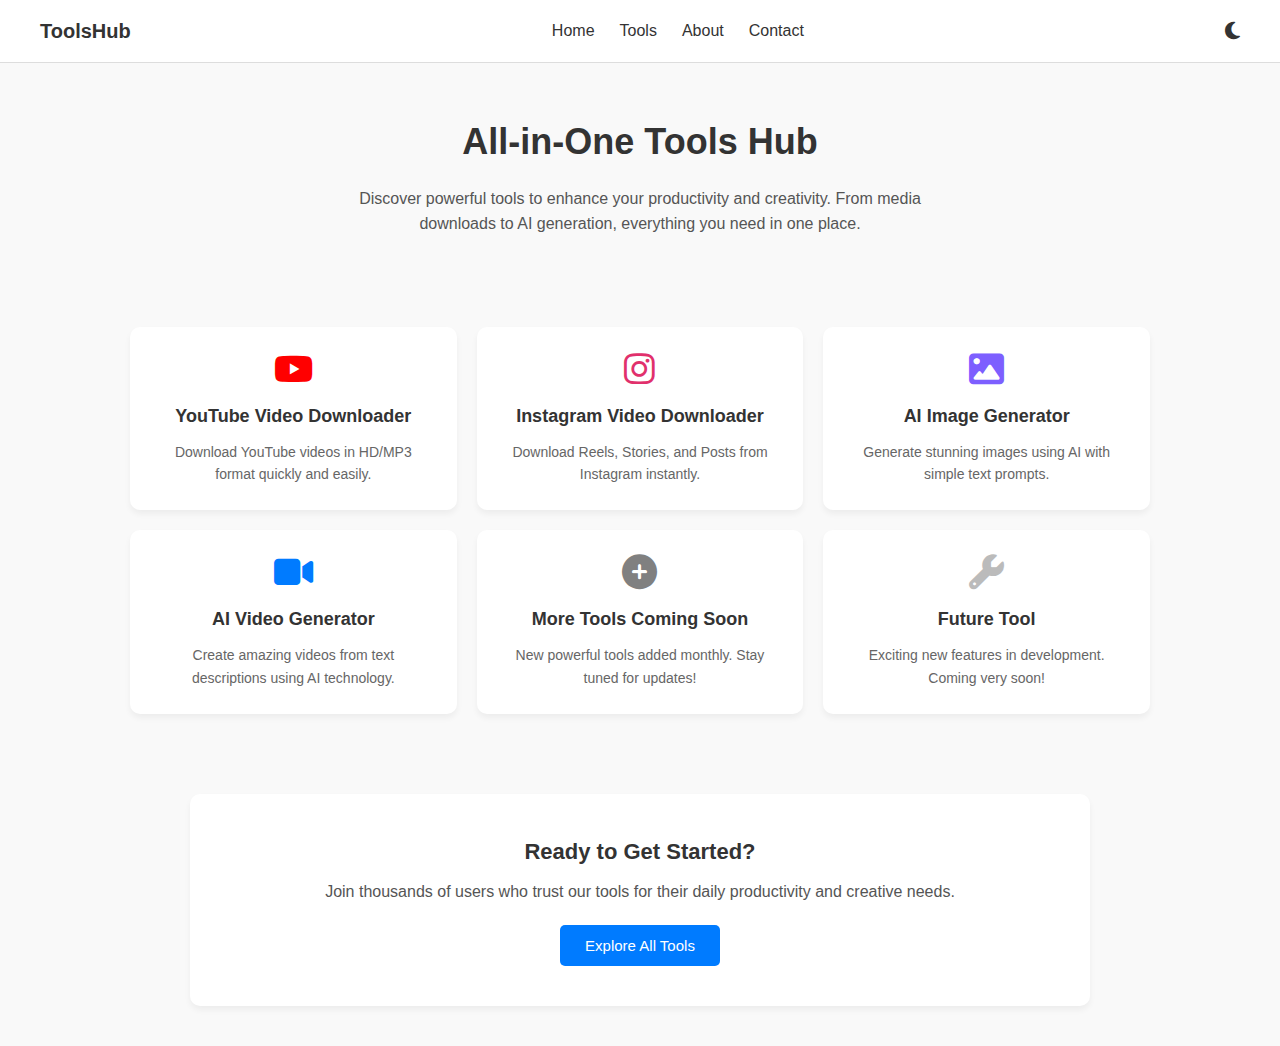
<file: index.html>
<!DOCTYPE html>
<html lang="en">
<head>
  <meta charset="UTF-8">
  <meta name="viewport" content="width=device-width, initial-scale=1.0">
  <title>ToolsHub</title>

  <!-- Link CSS -->
  <link rel="stylesheet" href="style.css">
<link rel="stylesheet" href="https://cdnjs.cloudflare.com/ajax/libs/font-awesome/6.5.1/css/all.min.css">

  <!-- Font Awesome Icons -->
  
</head>
<body>
  <!-- Navbar -->
  <nav>
    <div class="logo">ToolsHub</div>
    <ul>
      <li><a href="#">Home</a></li>
      <li><a href="#">Tools</a></li>
      <li><a href="#">About</a></li>
      <li><a href="#">Contact</a></li>
    </ul>

    <!-- Dark Mode Button -->
    <button id="darkModeToggle">
      <i class="fas fa-moon"></i>
    </button>
  </nav>

  <!-- Hero -->
  <section class="hero">
    <h1>All-in-One Tools Hub</h1>
    <p>Discover powerful tools to enhance your productivity and creativity. From media downloads to AI generation, everything you need in one place.</p>
  </section>

  <!-- Tools Cards -->
  <section class="tools">
    <a href="yt-download/index.html"><div class="card">
      <i class="fab fa-youtube" style="color:red;"></i>
      <h3>YouTube Video Downloader</h3>
      <p>Download YouTube videos in HD/MP3 format quickly and easily.</p>
    </div></a>
    <div class="card">
      <i class="fab fa-instagram" style="color:#e1306c;"></i>
      <h3>Instagram Video Downloader</h3>
      <p>Download Reels, Stories, and Posts from Instagram instantly.</p>
    </div>
    <div class="card">
      <i class="fas fa-image" style="color:#7d5fff;"></i>
      <h3>AI Image Generator</h3>
      <p>Generate stunning images using AI with simple text prompts.</p>
    </div>
    <div class="card">
      <i class="fas fa-video" style="color:#007bff;"></i>
      <h3>AI Video Generator</h3>
      <p>Create amazing videos from text descriptions using AI technology.</p>
    </div>
    <div class="card">
      <i class="fas fa-plus-circle" style="color:gray;"></i>
      <h3>More Tools Coming Soon</h3>
      <p>New powerful tools added monthly. Stay tuned for updates!</p>
    </div>
    <div class="card">
      <i class="fas fa-wrench" style="color:#bbb;"></i>
      <h3>Future Tool</h3>
      <p>Exciting new features in development. Coming very soon!</p>
    </div>
  </section>

  <!-- Call To Action -->
  <section class="cta">
    <h2>Ready to Get Started?</h2>
    <p>Join thousands of users who trust our tools for their daily productivity and creative needs.</p>
    <button>Explore All Tools</button>
  </section>

  <!-- Link JS -->
  <script src="script.js"></script>
</body>
</html>
</file>
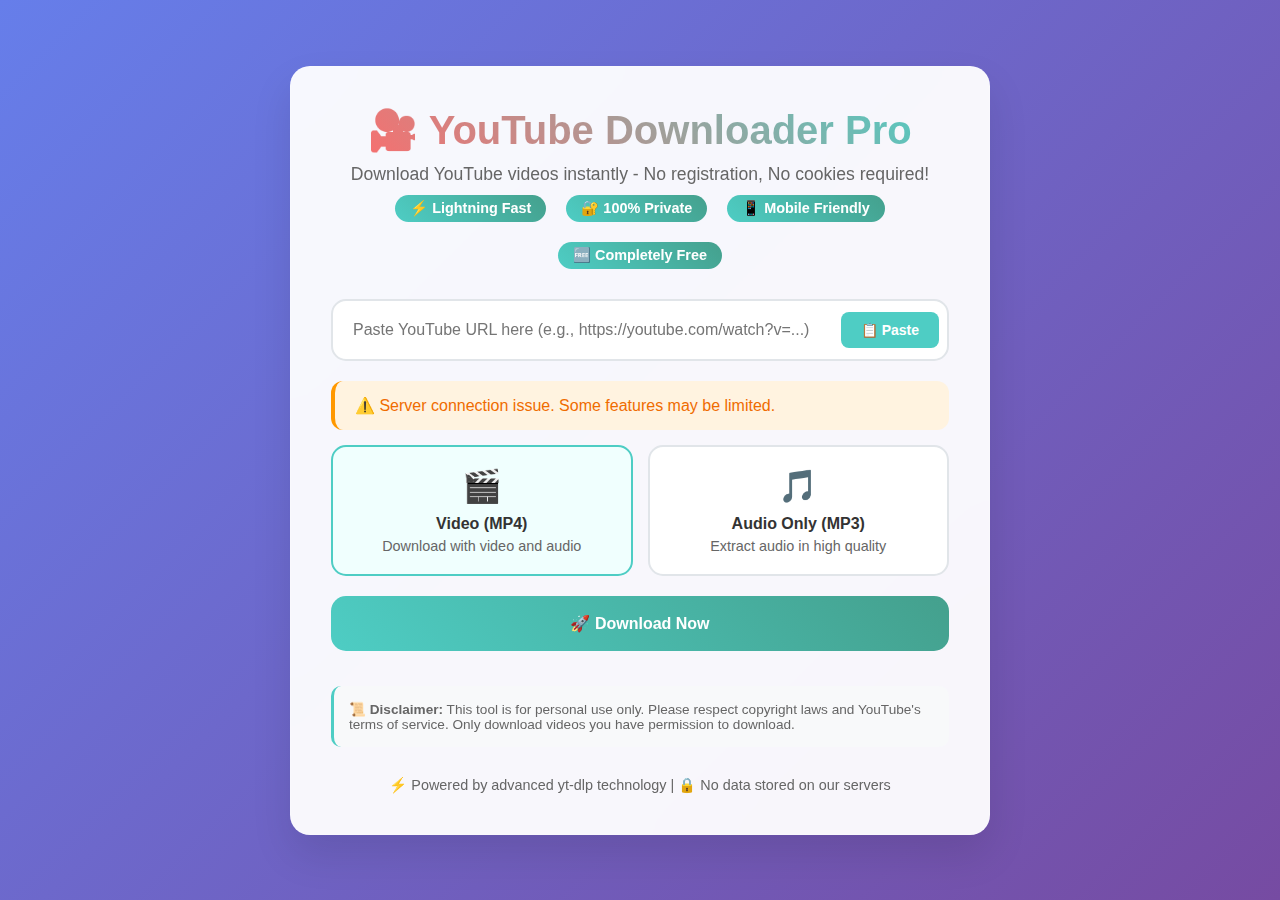
<file: yt-download/yt.html>
<!DOCTYPE html>
<html lang="en">
<head>
    <meta charset="UTF-8">
    <meta name="viewport" content="width=device-width, initial-scale=1.0">
    <title>Document</title>
</head>
<link rel="stylesheet" href="yt.css">
<body>
   <div class="container">
        <div class="header">
            <h1>🎥 YouTube Downloader Pro</h1>
            <p>Download YouTube videos instantly - No registration, No cookies required!</p>
            <div class="features">
                <div class="feature-tag">⚡ Lightning Fast</div>
                <div class="feature-tag">🔐 100% Private</div>
                <div class="feature-tag">📱 Mobile Friendly</div>
                <div class="feature-tag">🆓 Completely Free</div>
            </div>
        </div>

        <div class="input-group">
            <div class="url-input-container">
                <input type="text" class="url-input" id="urlInput" 
                       placeholder="Paste YouTube URL here (e.g., https://youtube.com/watch?v=...)" />
                <button class="paste-btn" onclick="pasteFromClipboard()">📋 Paste</button>
            </div>
        </div>

        <div id="status" class="status"></div>

        <div class="format-selector">
            <label class="format-option selected" for="mp4-option">
                <input type="radio" id="mp4-option" name="format" value="mp4" checked>
                <span class="format-icon">🎬</span>
                <div class="format-title">Video (MP4)</div>
                <div class="format-desc">Download with video and audio</div>
            </label>
            
            <label class="format-option" for="mp3-option">
                <input type="radio" id="mp3-option" name="format" value="mp3">
                <span class="format-icon">🎵</span>
                <div class="format-title">Audio Only (MP3)</div>
                <div class="format-desc">Extract audio in high quality</div>
            </label>
        </div>

        <button class="btn btn-primary" onclick="processVideo()" id="downloadBtn">
            🚀 Download Now
        </button>

        <div class="progress-container" id="progressContainer">
            <div class="progress-bar">
                <div class="progress-fill" id="progressFill"></div>
            </div>
            <div class="progress-text" id="progressText">Preparing download...</div>
        </div>

        <div id="videoPreview" class="video-preview">
            <img id="videoThumbnail" class="video-thumbnail" alt="Video thumbnail" />
            <div class="video-info">
                <h3 id="videoTitle"></h3>
                <div class="video-meta">
                    <div class="meta-item">
                        <span>👤</span>
                        <span id="videoUploader"></span>
                    </div>
                    <div class="meta-item">
                        <span>⏱️</span>
                        <span id="videoDuration"></span>
                    </div>
                    <div class="meta-item">
                        <span>👀</span>
                        <span id="videoViews"></span>
                    </div>
                    <div class="meta-item">
                        <span>📅</span>
                        <span id="videoDate"></span>
                    </div>
                </div>
            </div>
        </div>

        <div class="disclaimer">
            <strong>📜 Disclaimer:</strong> This tool is for personal use only. Please respect copyright laws and YouTube's terms of service. Only download videos you have permission to download.
        </div>

        <div class="footer">
            <p>⚡ Powered by advanced yt-dlp technology | 🔒 No data stored on our servers</p>
        </div>
    </div>

    <script src="yt.js"></script>
</body>
</html>
</file>
<file: yt-download/yt.css>
* {
            margin: 0;
            padding: 0;
            box-sizing: border-box;
        }

        body {
            font-family: 'Segoe UI', Tahoma, Geneva, Verdana, sans-serif;
            background: linear-gradient(135deg, #667eea 0%, #764ba2 100%);
            min-height: 100vh;
            display: flex;
            align-items: center;
            justify-content: center;
            padding: 20px;
        }

        .container {
            background: rgba(255, 255, 255, 0.95);
            backdrop-filter: blur(20px);
            border-radius: 20px;
            box-shadow: 0 20px 40px rgba(0, 0, 0, 0.1);
            padding: 40px;
            max-width: 700px;
            width: 100%;
            border: 1px solid rgba(255, 255, 255, 0.2);
        }

        .header {
            text-align: center;
            margin-bottom: 30px;
        }

        .header h1 {
            font-size: 2.5rem;
            background: linear-gradient(45deg, #ff6b6b, #4ecdc4);
            -webkit-background-clip: text;
            -webkit-text-fill-color: transparent;
            background-clip: text;
            margin-bottom: 10px;
        }

        .header p {
            color: #666;
            font-size: 1.1rem;
            margin-bottom: 10px;
        }

        .features {
            display: flex;
            justify-content: center;
            gap: 20px;
            margin-bottom: 20px;
            flex-wrap: wrap;
        }

        .feature-tag {
            background: linear-gradient(45deg, #4ecdc4, #44a08d);
            color: white;
            padding: 5px 15px;
            border-radius: 20px;
            font-size: 0.9rem;
            font-weight: 600;
        }

        .input-group {
            margin-bottom: 20px;
        }

        .url-input-container {
            position: relative;
            margin-bottom: 15px;
        }

        .url-input {
            width: 100%;
            padding: 20px;
            padding-right: 120px;
            border: 2px solid #e1e5e9;
            border-radius: 15px;
            font-size: 16px;
            transition: all 0.3s ease;
        }

        .url-input:focus {
            outline: none;
            border-color: #4ecdc4;
            box-shadow: 0 0 0 3px rgba(78, 205, 196, 0.1);
        }

        .paste-btn {
            position: absolute;
            right: 10px;
            top: 50%;
            transform: translateY(-50%);
            background: #4ecdc4;
            color: white;
            border: none;
            padding: 10px 20px;
            border-radius: 8px;
            cursor: pointer;
            font-size: 14px;
            font-weight: 600;
            transition: all 0.3s ease;
        }

        .paste-btn:hover {
            background: #44a08d;
        }

        .format-selector {
            display: grid;
            grid-template-columns: 1fr 1fr;
            gap: 15px;
            margin-bottom: 20px;
        }

        .format-option {
            background: white;
            border: 2px solid #e1e5e9;
            border-radius: 15px;
            padding: 20px;
            text-align: center;
            cursor: pointer;
            transition: all 0.3s ease;
            position: relative;
        }

        .format-option:hover {
            border-color: #4ecdc4;
            transform: translateY(-2px);
            box-shadow: 0 5px 15px rgba(0, 0, 0, 0.1);
        }

        .format-option.selected {
            border-color: #4ecdc4;
            background: #f0fffe;
        }

        .format-option input[type="radio"] {
            display: none;
        }

        .format-icon {
            font-size: 2rem;
            margin-bottom: 10px;
            display: block;
        }

        .format-title {
            font-weight: 600;
            color: #333;
            margin-bottom: 5px;
        }

        .format-desc {
            color: #666;
            font-size: 0.9rem;
        }

        .btn {
            width: 100%;
            padding: 18px;
            border: none;
            border-radius: 15px;
            font-size: 16px;
            font-weight: 600;
            cursor: pointer;
            transition: all 0.3s ease;
            margin-bottom: 15px;
            position: relative;
            overflow: hidden;
        }

        .btn-primary {
            background: linear-gradient(45deg, #4ecdc4, #44a08d);
            color: white;
        }

        .btn-primary:hover:not(:disabled) {
            transform: translateY(-2px);
            box-shadow: 0 10px 25px rgba(68, 160, 141, 0.3);
        }

        .btn:disabled {
            opacity: 0.6;
            cursor: not-allowed;
            transform: none !important;
        }

        .status {
            padding: 15px 20px;
            margin: 15px 0;
            border-radius: 12px;
            font-weight: 500;
            display: none;
            animation: slideIn 0.3s ease;
            position: relative;
        }

        @keyframes slideIn {
            from { opacity: 0; transform: translateY(-10px); }
            to { opacity: 1; transform: translateY(0); }
        }

        .status-info { background: #e3f2fd; color: #1565c0; border-left: 4px solid #2196f3; }
        .status-success { background: #e8f5e8; color: #2e7d32; border-left: 4px solid #4caf50; }
        .status-warning { background: #fff3e0; color: #ef6c00; border-left: 4px solid #ff9800; }
        .status-error { background: #ffebee; color: #c62828; border-left: 4px solid #f44336; }

        .video-preview {
            display: none;
            margin: 20px 0;
            padding: 25px;
            background: white;
            border-radius: 15px;
            box-shadow: 0 5px 15px rgba(0, 0, 0, 0.1);
        }

        .video-thumbnail {
            width: 100%;
            max-width: 320px;
            height: 180px;
            object-fit: cover;
            border-radius: 10px;
            margin: 0 auto 15px;
            display: block;
        }

        .video-info h3 {
            color: #333;
            margin-bottom: 15px;
            font-size: 1.2rem;
            line-height: 1.4;
        }

        .video-meta {
            display: grid;
            grid-template-columns: 1fr 1fr;
            gap: 15px;
            color: #666;
            font-size: 0.95rem;
        }

        .meta-item {
            display: flex;
            align-items: center;
            gap: 8px;
        }

        .progress-container {
            display: none;
            margin: 20px 0;
            padding: 20px;
            background: #f8f9fa;
            border-radius: 15px;
            border: 2px dashed #dee2e6;
        }

        .progress-bar {
            width: 100%;
            height: 8px;
            background: #e0e0e0;
            border-radius: 4px;
            overflow: hidden;
            margin-bottom: 10px;
        }

        .progress-fill {
            height: 100%;
            background: linear-gradient(45deg, #4ecdc4, #44a08d);
            width: 0%;
            transition: width 0.3s ease;
            border-radius: 4px;
        }

        .progress-text {
            text-align: center;
            color: #666;
            font-weight: 500;
        }

        .footer {
            text-align: center;
            margin-top: 30px;
            color: #666;
            font-size: 0.9rem;
        }

        .disclaimer {
            background: #f8f9fa;
            padding: 15px;
            border-radius: 10px;
            margin-top: 20px;
            font-size: 0.85rem;
            color: #666;
            border-left: 3px solid #4ecdc4;
        }

        @media (max-width: 768px) {
            .container {
                padding: 20px;
                margin: 10px;
            }
            
            .format-selector {
                grid-template-columns: 1fr;
            }
            
            .video-meta {
                grid-template-columns: 1fr;
            }
            
            .header h1 {
                font-size: 2rem;
            }

            .features {
                justify-content: center;
            }

            .feature-tag {
                font-size: 0.8rem;
                padding: 4px 12px;
            }
        }
</file>
<file: style.css>
/* Reset */
* {
  margin: 0;
  padding: 0;
  box-sizing: border-box;
}

body {
  font-family: Arial, Helvetica, sans-serif;
  background: #f9f9f9;
  color: #333;
  line-height: 1.6;
  transition: 0.3s;
}

/* Navbar */
nav {
  background: #fff;
  display: flex;
  justify-content: space-between;
  align-items: center;
  padding: 15px 40px;
  border-bottom: 1px solid #ddd;
  position: sticky;
  top: 0;
  z-index: 10;
}

nav .logo {
  font-size: 20px;
  font-weight: bold;
}

nav ul {
  list-style: none;
  display: flex;
  gap: 25px;
}

nav ul li a {
  text-decoration: none;
  color: #333;
  font-weight: 500;
  transition: 0.3s;
}

nav ul li a:hover {
  color: #007bff;
}

/* Dark Mode Button */
#darkModeToggle {
  background: none;
  border: none;
  font-size: 20px;
  cursor: pointer;
  color: #333;
}

/* Hero */
.hero {
  text-align: center;
  padding: 50px 20px;
}

.hero h1 {
  font-size: 36px;
  margin-bottom: 15px;
}

.hero p {
  max-width: 600px;
  margin: 0 auto;
  color: #555;
  font-size: 16px;
}

/* Cards Section */
.tools {
  display: grid;
  grid-template-columns: repeat(auto-fit, minmax(250px, 1fr));
  gap: 20px;
  padding: 40px;
  max-width: 1100px;
  margin: 0 auto;
}

.card {
  background: #fff;
  padding: 25px;
  text-align: center;
  border-radius: 10px;
  box-shadow: 0 4px 6px rgba(0,0,0,0.05);
  transition: transform 0.3s, background 0.3s;
}

.card:hover {
  transform: translateY(-5px);
}

.card i {
  font-size: 35px;
  margin-bottom: 15px;
}

.card h3 {
  margin-bottom: 10px;
  font-size: 18px;
}

.card p {
  color: #666;
  font-size: 14px;
}

/* CTA */
.cta {
  background: #fff;
  padding: 40px 20px;
  margin: 40px auto;
  max-width: 900px;
  text-align: center;
  border-radius: 10px;
  box-shadow: 0 4px 6px rgba(0,0,0,0.05);
  transition: background 0.3s;
}

.cta h2 {
  font-size: 22px;
  margin-bottom: 10px;
}

.cta p {
  color: #555;
  margin-bottom: 20px;
}

.cta button {
  background: #007bff;
  color: white;
  border: none;
  padding: 12px 25px;
  font-size: 15px;
  border-radius: 5px;
  cursor: pointer;
  transition: 0.3s;
}

.cta button:hover {
  background: #0056b3;
}

/* Dark Mode */
body.dark {
  background: #1e1e1e;
  color: #f9f9f9;
}

body.dark nav {
  background: #2a2a2a;
  border-bottom: 1px solid #444;
}

body.dark nav ul li a {
  color: #f9f9f9;
}

body.dark #darkModeToggle {
  color: #f9f9f9;
}

body.dark .card {
  background: #2a2a2a;
  color: #f9f9f9;
}

body.dark .card p {
  color: #ddd;
}

body.dark .cta {
  background: #2a2a2a;
  color: #f9f9f9;
}

body.dark .cta p {
  color: #ddd;
}

.tools a {
  text-decoration: none;   /* underline hatata hai */
  color: inherit;          /* parent ka color use karega */
  display: block;          /* poora card clickable ho jayega */
}

.tools a:hover .card {
  transform: scale(1.02);  /* hover effect for premium feel */
  box-shadow: 0 6px 15px rgba(0,0,0,0.15);
}

/* Responsive */
@media (max-width: 768px) {
  nav {
    padding: 15px 20px;
  }

  .hero h1 {
    font-size: 28px;
  }

  .tools {
    padding: 20px;
  }
}
</file>
